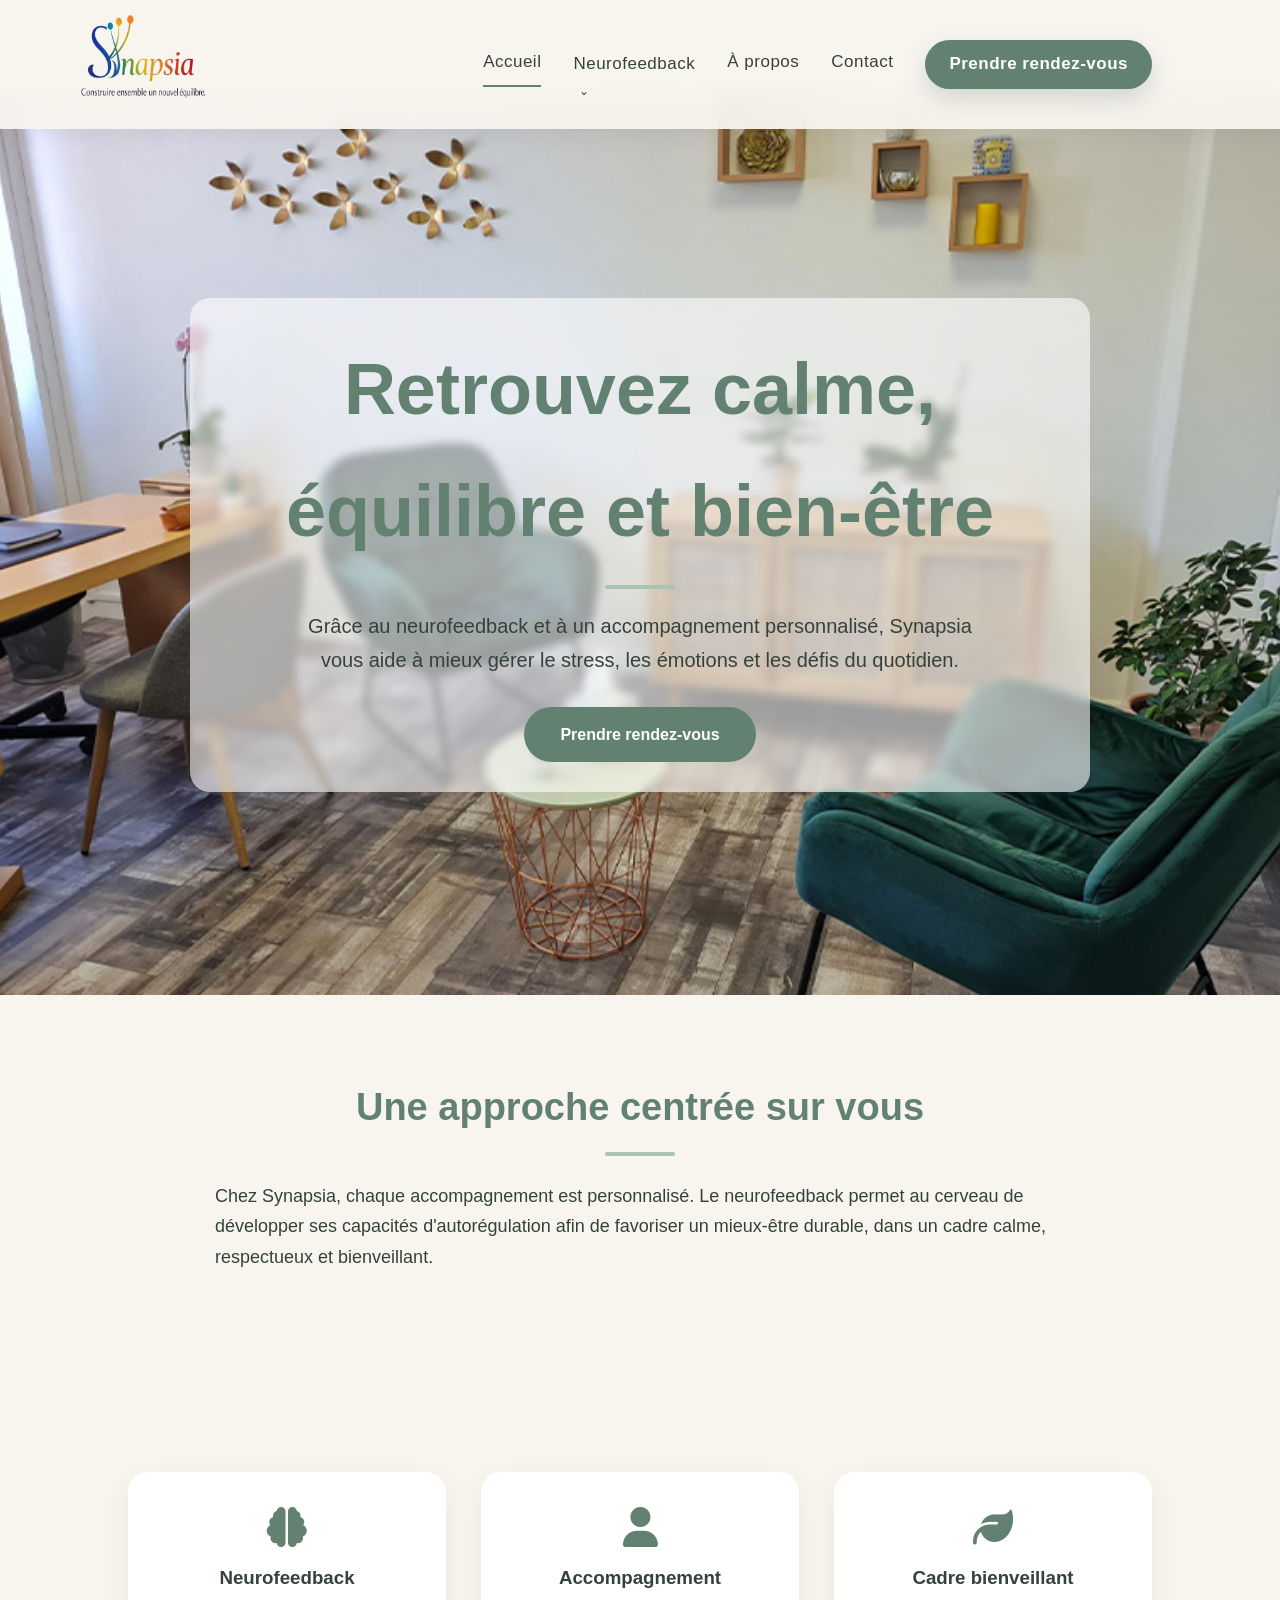
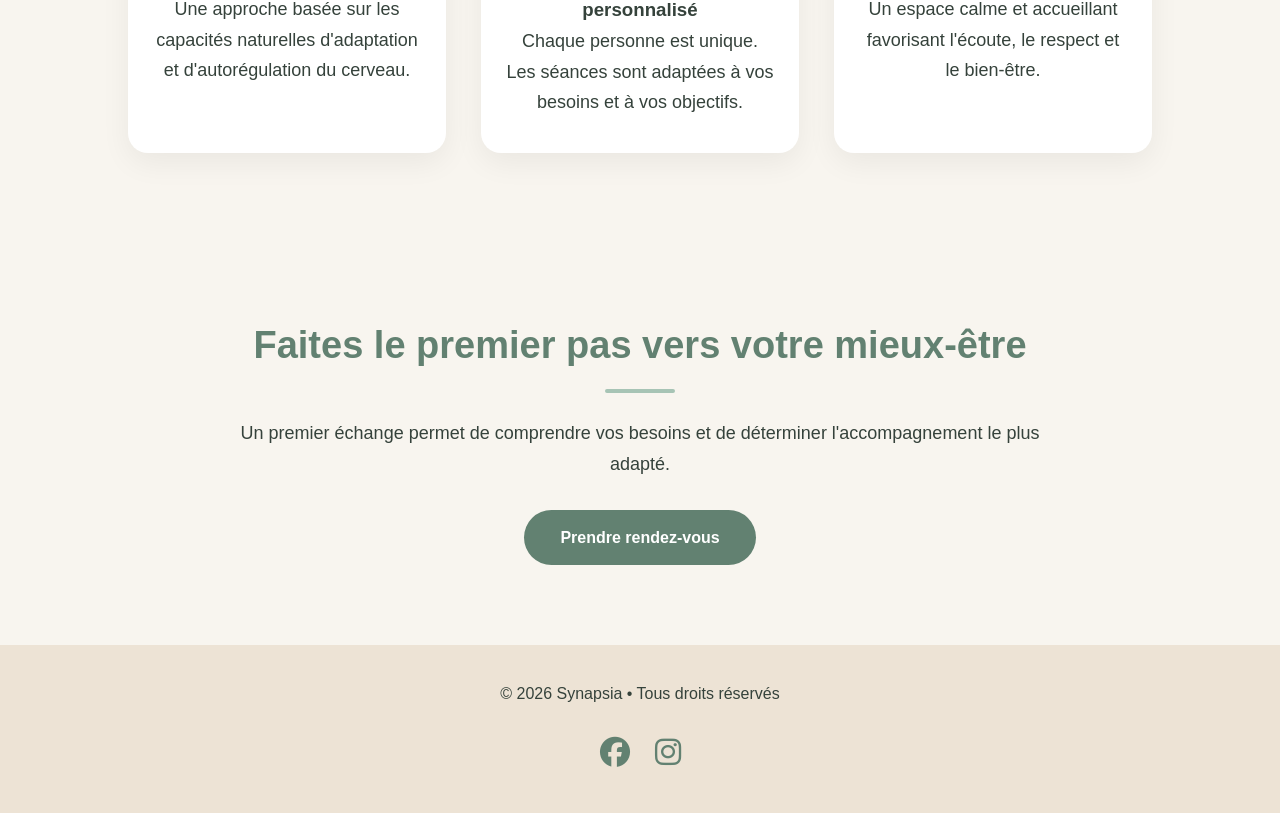
<file: index.html>
<!DOCTYPE html>
<html lang="fr">

<head>

    <meta charset="UTF-8">
    <meta name="viewport" content="width=device-width, initial-scale=1.0">

    <title>Synapsia | Neurofeedback & Bien-être</title>

    <link rel="stylesheet" href="css/style.css">

    <link rel="stylesheet"
    href="https://cdnjs.cloudflare.com/ajax/libs/font-awesome/6.5.2/css/all.min.css">

</head>

<body>

<header>

<h1 class="logo">
    <a href="index.html">
       <img src = "images/logo_Synapsia.png" alt="synapsia">
    </a>
</h1>


    <button class="menu-toggle" id="menu-toggle">
        ☰
    </button>

  <nav id="menu">

    <a class="active" href="index.html">Accueil</a>

    <div class="dropdown">
        <a href="neurofeedback.html">Neurofeedback</a>

        <div class="dropdown-content">
            <a href="neurofeedback.html#definition">Qu'est-ce que le neurofeedback ?</a>
            <a href="neurofeedback.html#pourqui">Pour qui ?</a>
            <a href="neurofeedback.html#seance">Déroulement d'une séance</a>
            <a href="neurofeedback.html#faq">FAQ</a>
        </div>
    </div>

    <a href="a-propos.html">À propos</a>
    <a href="contact.html">Contact</a>

    <a href="rendez-vous.html">Prendre rendez-vous</a>

</nav>


</header>



<!-- HERO -->

<section class="hero">
    <img src="images/cabinet.jpg" class="hero-bg" alt="Cabinet Synapsia">
    
    <div class="hero-content">
        <h2>Retrouvez calme, équilibre et bien-être</h2>

        <p>
            Grâce au neurofeedback et à un accompagnement personnalisé,
            Synapsia vous aide à mieux gérer le stress, les émotions
            et les défis du quotidien.
        </p>

        <a href="rendez-vous.html" class="btn">Prendre rendez-vous</a>
    </div>
</section>



<!-- PRESENTATION -->

<section class="presentation">

    <h2>Une approche centrée sur vous</h2>

    <p>

        Chez Synapsia, chaque accompagnement est personnalisé.

        Le neurofeedback permet au cerveau de développer ses
        capacités d'autorégulation afin de favoriser un mieux-être
        durable, dans un cadre calme, respectueux et bienveillant.

    </p>

</section>



<!-- LES POINTS FORTS -->

<section class="cards">

    <div class="card">

        <i class="fa-solid fa-brain"></i>

        <h3>Neurofeedback</h3>

        <p>
            Une approche basée sur les capacités naturelles
            d'adaptation et d'autorégulation du cerveau.
        </p>

    </div>

    <div class="card">

        <i class="fa-solid fa-user"></i>

        <h3>Accompagnement personnalisé</h3>

        <p>
            Chaque personne est unique.
            Les séances sont adaptées à vos besoins
            et à vos objectifs.
        </p>

    </div>

    <div class="card">

        <i class="fa-solid fa-leaf"></i>

        <h3>Cadre bienveillant</h3>

        <p>
            Un espace calme et accueillant favorisant
            l'écoute, le respect et le bien-être.
        </p>

    </div>

</section>



<!-- APPEL A L'ACTION -->

<section class="cta">

    <h2>Faites le premier pas vers votre mieux-être</h2>

    <p>

        Un premier échange permet de comprendre vos besoins
        et de déterminer l'accompagnement le plus adapté.

    </p>

    <a href="rendez-vous.html" class="btn">
        Prendre rendez-vous
    </a>

</section>


<footer>

    <p>© 2026 Synapsia • Tous droits réservés</p>

    <div class="socials">

        <a href="https://www.facebook.com/profile.php?id=100007259353514&locale=fr_FR" target="_blank">

            <i class="fa-brands fa-facebook"></i>

        </a>


        <a href="https://www.instagram.com/" target="_blank">

            <i class="fa-brands fa-instagram"></i>

        </a>

    </div>

</footer>

<script src="js/script.js"></script>



</body>

</html>
</file>
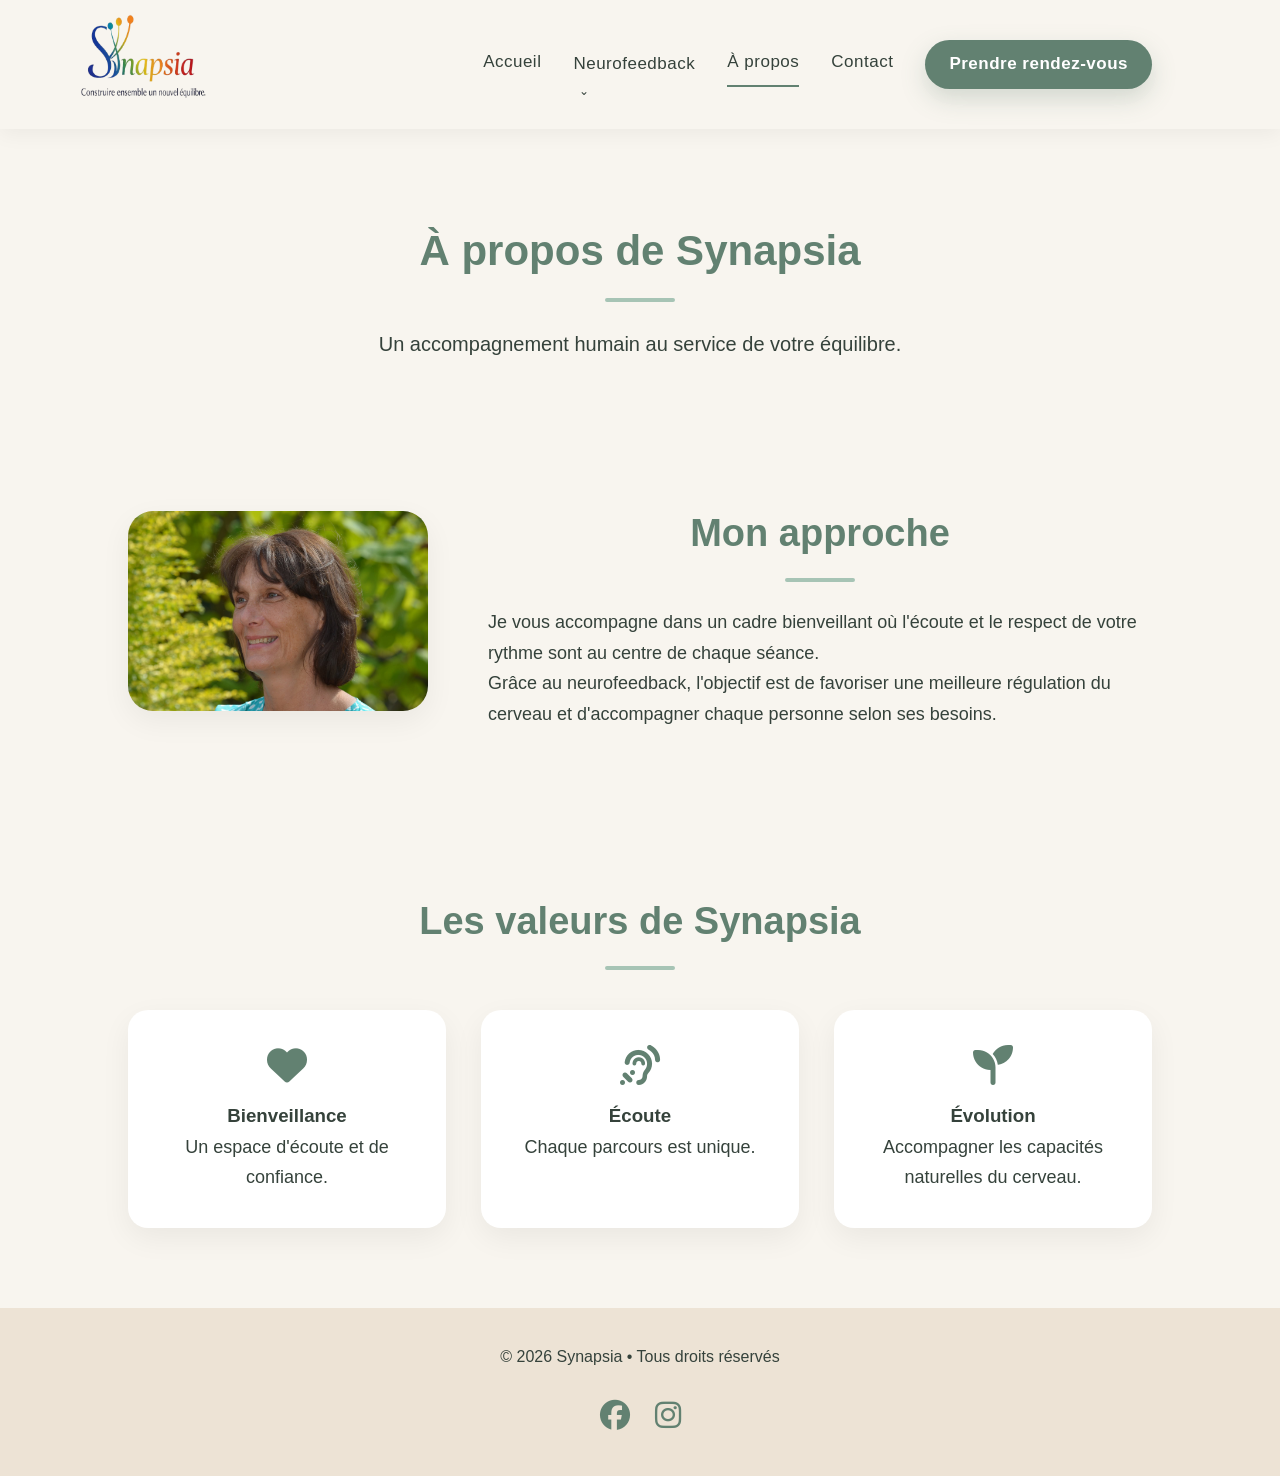
<file: a-propos.html>
<!DOCTYPE html>
<html lang="fr">

<head>

<meta charset="UTF-8">
<meta name="viewport" content="width=device-width, initial-scale=1.0">

<title>À propos - Synapsia</title>

<link rel="stylesheet" href="css/style.css">

<link rel="stylesheet" href="https://cdnjs.cloudflare.com/ajax/libs/font-awesome/6.5.2/css/all.min.css">

</head>


<body>


<header>

<h1 class="logo">
    <a href="index.html">
       <img src = "images/logo_Synapsia.png" alt="synapsia">
    </a>
</h1>


<button class="menu-toggle" id="menu-toggle">
☰
</button>


 <nav id="menu">

    <a  href="index.html">Accueil</a>

    <div class="dropdown">
        <a href="neurofeedback.html">Neurofeedback</a>

        <div class="dropdown-content">
            <a href="neurofeedback.html#definition">Qu'est-ce que le neurofeedback ?</a>
            <a href="neurofeedback.html#pourqui">Pour qui ?</a>
            <a href="neurofeedback.html#seance">Déroulement d'une séance</a>
            <a href="neurofeedback.html#faq">FAQ</a>
        </div>
    </div>

    <a class="active" href="a-propos.html">À propos</a>
    <a href="contact.html">Contact</a>

    <a href="rendez-vous.html">Prendre rendez-vous</a>

</nav>


</header>



<section class="hero-small">

<h2>À propos de Synapsia</h2>

<p>
Un accompagnement humain au service de votre équilibre.
</p>

</section>



<section class="about-container">


<div class="about-photo">

    <img src="images/maman.jpg"
         alt="Portrait de la fondatrice de Synapsia">

</div>



<div class="about-text">

<h2>Mon approche</h2>


<p>

Je vous accompagne dans un cadre bienveillant
où l'écoute et le respect de votre rythme sont au centre
de chaque séance.

</p>


<p>

Grâce au neurofeedback, l'objectif est de favoriser
une meilleure régulation du cerveau et d'accompagner
chaque personne selon ses besoins.

</p>


</div>


</section>




<section>

<h2>Les valeurs de Synapsia</h2>


<div class="cards">


<div class="card">

<i class="fa-solid fa-heart"></i>

<h3>Bienveillance</h3>

<p>
Un espace d'écoute et de confiance.
</p>

</div>



<div class="card">

<i class="fa-solid fa-ear-listen"></i>

<h3>Écoute</h3>

<p>
Chaque parcours est unique.
</p>

</div>



<div class="card">

<i class="fa-solid fa-seedling"></i>

<h3>Évolution</h3>

<p>
Accompagner les capacités naturelles du cerveau.
</p>

</div>


</div>


</section>



<footer>

    <p>© 2026 Synapsia • Tous droits réservés</p>

    <div class="socials">

        <a href="https://www.facebook.com/profile.php?id=100007259353514&locale=fr_FR" target="_blank">

            <i class="fa-brands fa-facebook"></i>

        </a>


        <a href="https://www.instagram.com/" target="_blank">

            <i class="fa-brands fa-instagram"></i>

        </a>

    </div>

</footer>

<script src="js/script.js"></script>


</body>

</html>
</file>
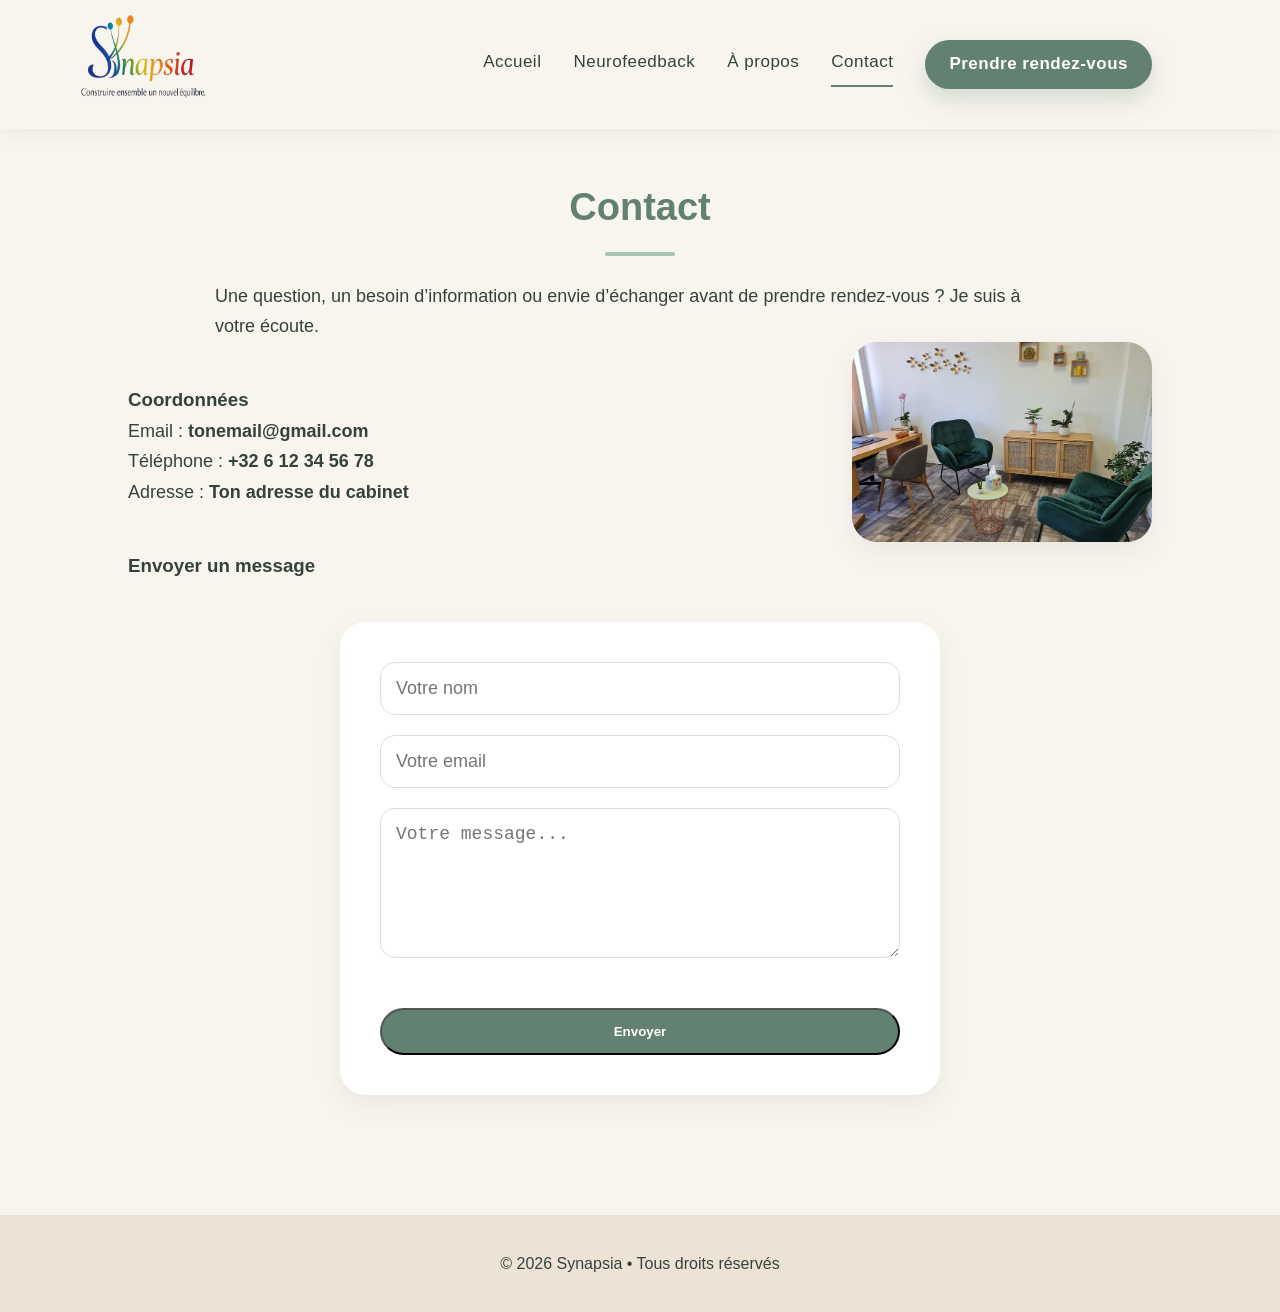
<file: contact.html>
<!DOCTYPE html>
<html lang="fr">
<head>
    <meta charset="UTF-8">
    <meta name="viewport" content="width=device-width, initial-scale=1.0">
    <title>Contact | Synapsia</title>
    <link rel="stylesheet" href="css/style.css">
</head>

<body>

<header>
    <h1 class="logo">
        <a href="index.html">
            <img src="images/logo_Synapsia.png" alt="synapsia">
        </a>
    </h1>

    <button class="menu-toggle" id="menu-toggle">☰</button>

    <nav id="menu">
        <a href="index.html">Accueil</a>
        <a href="neurofeedback.html">Neurofeedback</a>
        <a href="a-propos.html">À propos</a>
        <a class="active" href="contact.html">Contact</a>
        <a href="rendez-vous.html">Prendre rendez-vous</a>
    </nav>
</header>

<section class="about">
    <h2>Contact</h2>

    <p>
        Une question, un besoin d’information ou envie d’échanger avant de prendre rendez-vous ?
        Je suis à votre écoute.
    </p>

    <div class="about-container">

        <div class="about-text">
            <h3>Coordonnées</h3>
            <p>Email : <strong><a href="mailto:tonemail@gmail.com">tonemail@gmail.com</a></strong></p>

            <p>Téléphone : <strong><a href="tel:+32612345678">+32 6 12 34 56 78</a></strong></p>

            <p>Adresse : <strong>Ton adresse du cabinet</strong></p>
        </div>

        <div class="about-photo">
            <img src="images/cabinet.jpg" alt="Cabinet Synapsia">
        </div>

    </div>

    <h3>Envoyer un message</h3>

    <form class="contact-form" action="mailto:tonemail@gmail.com" method="POST" enctype="text/plain">
        <input type="text" name="nom" placeholder="Votre nom" required>
        <input type="email" name="email" placeholder="Votre email" required>
        <textarea name="message" placeholder="Votre message..." required></textarea>
        <button type="submit" class="btn">Envoyer</button>
    </form>

</section>

<footer>
    <p>© 2026 Synapsia • Tous droits réservés</p>
</footer>

<script src="js/script.js"></script>
</body>
</html>
</file>
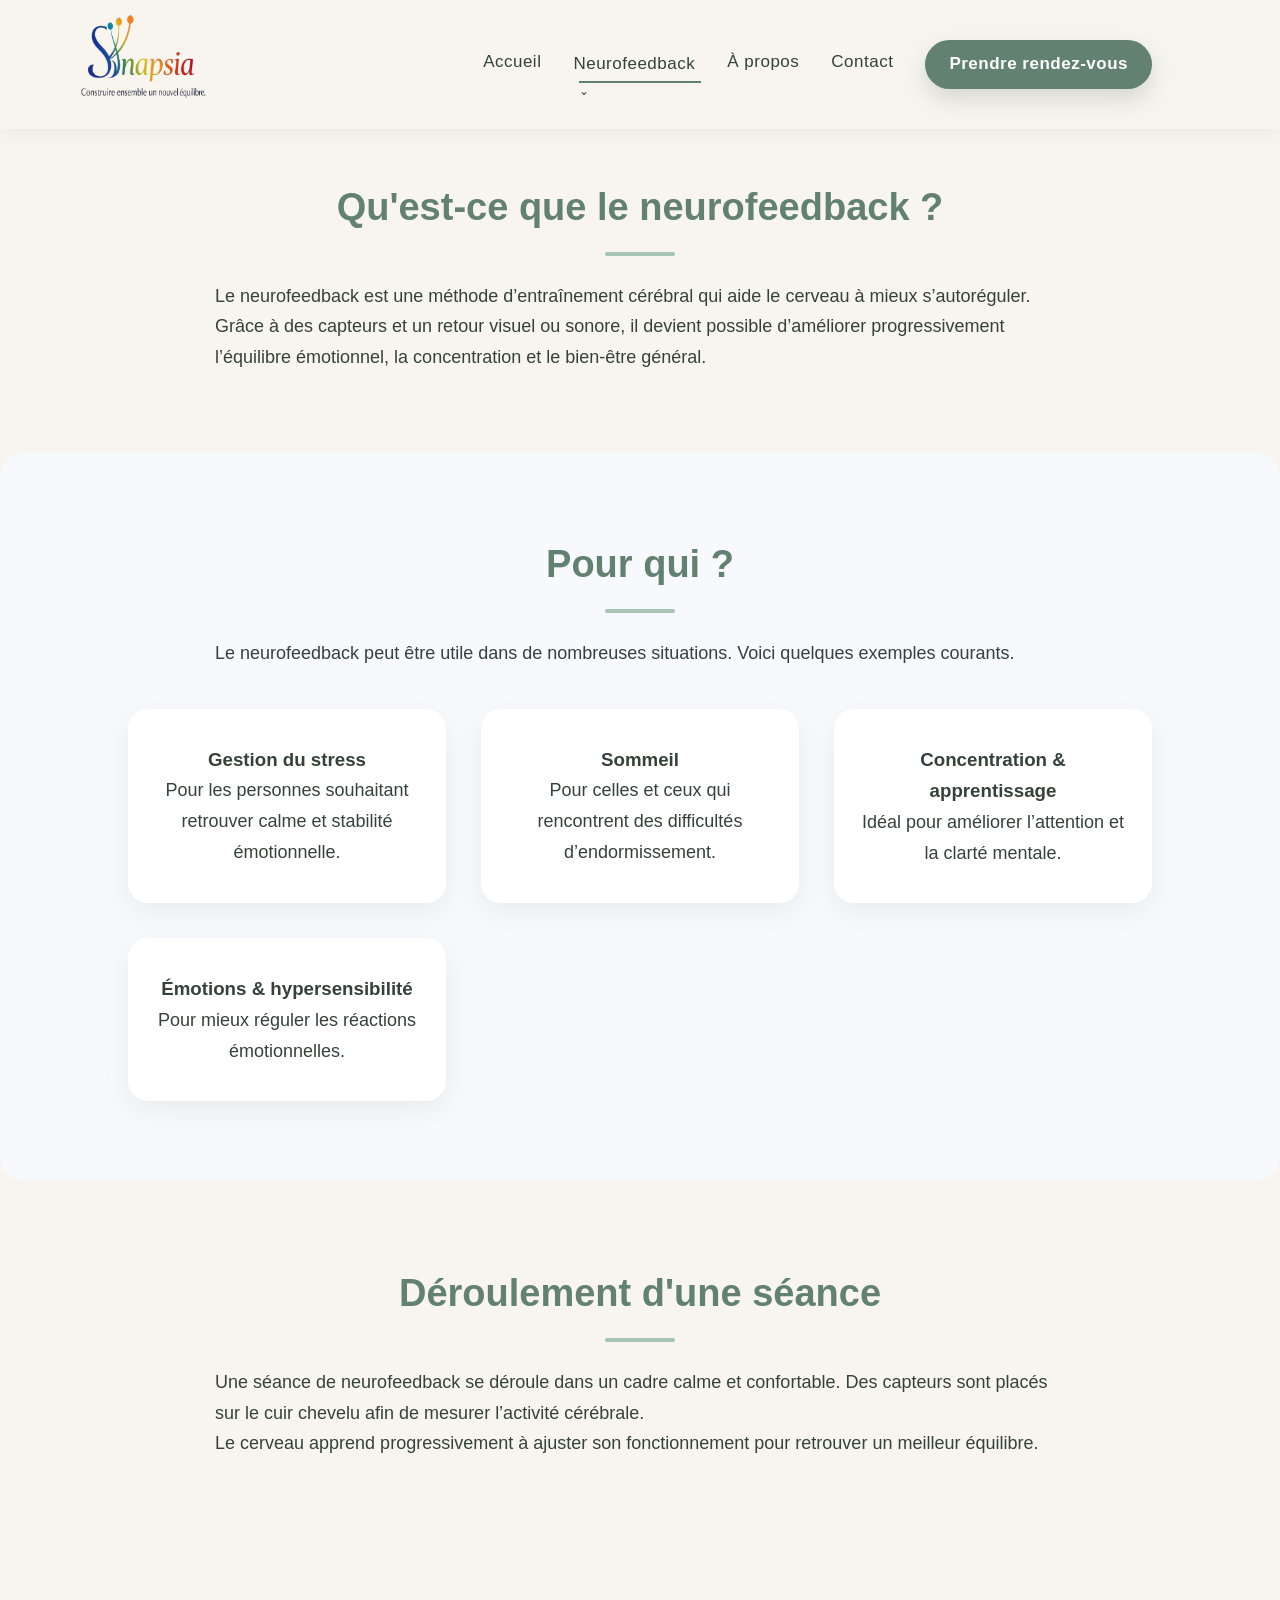
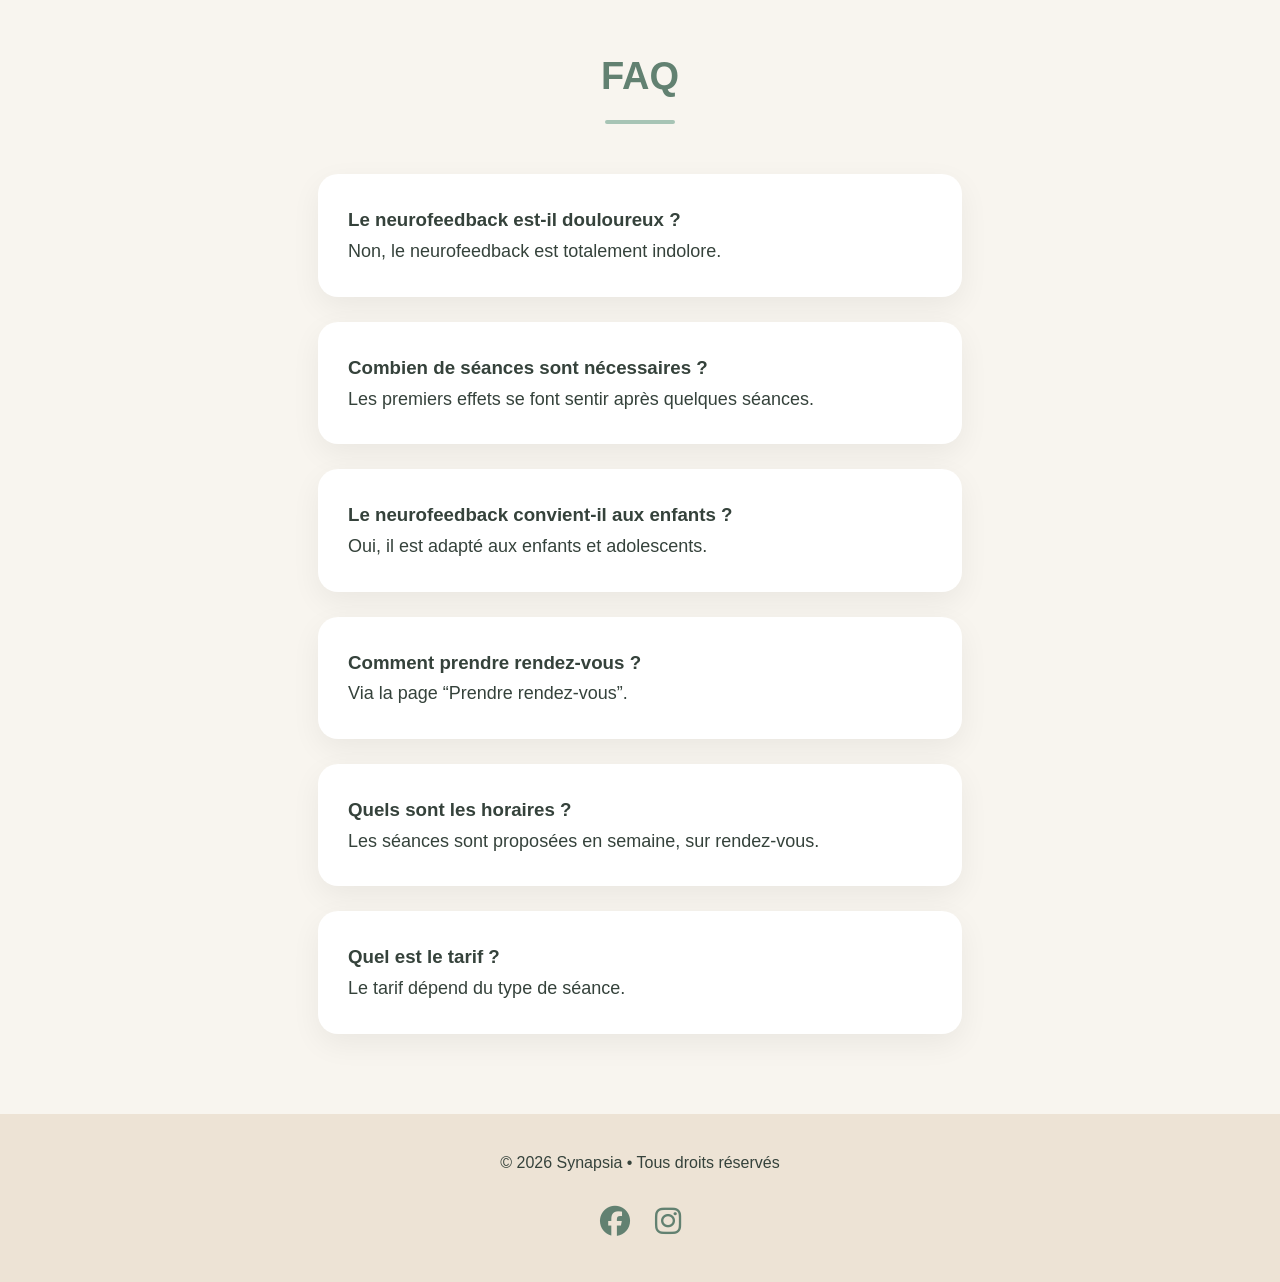
<file: Neurofeedback.html>
<!DOCTYPE html>
<html lang="fr">

<head>
    <meta charset="UTF-8">
    <meta name="viewport" content="width=device-width, initial-scale=1.0">
    <title>Neurofeedback | Synapsia</title>

    <!-- Font Awesome -->
    <link rel="stylesheet"
    href="https://cdnjs.cloudflare.com/ajax/libs/font-awesome/6.5.2/css/all.min.css">

    <!-- Style -->
    <link rel="stylesheet" href="css/style.css">
</head>

<body>

<header>
    <h1 class="logo">
        <a href="index.html">
            <img src="images/logo_Synapsia.png" alt="synapsia">
        </a>
    </h1>

    <button class="menu-toggle" id="menu-toggle">☰</button>

    <nav id="menu">
        <a href="index.html">Accueil</a>

        <div class="dropdown">
            <a class="active" href="neurofeedback.html">Neurofeedback</a>

            <div class="dropdown-content">
                <a href="#definition">Qu'est-ce que le neurofeedback ?</a>
                <a href="#pourqui">Pour qui ?</a>
                <a href="#seance">Déroulement d'une séance</a>
                <a href="#faq">FAQ</a>
            </div>
        </div>

        <a href="a-propos.html">À propos</a>
        <a href="contact.html">Contact</a>
        <a href="rendez-vous.html">Prendre rendez-vous</a>
    </nav>
</header>


<!-- DEFINITION -->
<section class="definition">
    <span id="definition" class="anchor-offset"></span>

    <h2>Qu'est-ce que le neurofeedback ?</h2>

    <p>
        Le neurofeedback est une méthode d’entraînement cérébral qui aide le cerveau
        à mieux s’autoréguler. Grâce à des capteurs et un retour visuel ou sonore,
        il devient possible d’améliorer progressivement l’équilibre émotionnel,
        la concentration et le bien-être général.
    </p>
</section>


<!-- POUR QUI -->
<section class="pourqui">
    <span id="pourqui" class="anchor-offset"></span>

    <h2>Pour qui ?</h2>

    <p>
        Le neurofeedback peut être utile dans de nombreuses situations.
        Voici quelques exemples courants.
    </p>

    <div class="pourqui-cards">

        <div class="pq-card">
            <h3>Gestion du stress</h3>
            <p>Pour les personnes souhaitant retrouver calme et stabilité émotionnelle.</p>
        </div>

        <div class="pq-card">
            <h3>Sommeil</h3>
            <p>Pour celles et ceux qui rencontrent des difficultés d’endormissement.</p>
        </div>

        <div class="pq-card">
            <h3>Concentration & apprentissage</h3>
            <p>Idéal pour améliorer l’attention et la clarté mentale.</p>
        </div>

        <div class="pq-card">
            <h3>Émotions & hypersensibilité</h3>
            <p>Pour mieux réguler les réactions émotionnelles.</p>
        </div>

    </div>
</section>


<!-- SEANCE -->
<section class="seance">
    <span id="seance" class="anchor-offset"></span>

    <h2>Déroulement d'une séance</h2>

    <p>
        Une séance de neurofeedback se déroule dans un cadre calme et confortable.
        Des capteurs sont placés sur le cuir chevelu afin de mesurer l’activité cérébrale.
    </p>

    <p>
        Le cerveau apprend progressivement à ajuster son fonctionnement pour
        retrouver un meilleur équilibre.
    </p>
</section>


<!-- FAQ -->
<section class="faq">
    <span id="faq" class="anchor-offset"></span>

    <h2>FAQ</h2>

    <div class="faq-item">
        <h3>Le neurofeedback est-il douloureux ?</h3>
        <p>Non, le neurofeedback est totalement indolore.</p>
    </div>

    <div class="faq-item">
        <h3>Combien de séances sont nécessaires ?</h3>
        <p>Les premiers effets se font sentir après quelques séances.</p>
    </div>

    <div class="faq-item">
        <h3>Le neurofeedback convient-il aux enfants ?</h3>
        <p>Oui, il est adapté aux enfants et adolescents.</p>
    </div>

    <div class="faq-item">
        <h3>Comment prendre rendez-vous ?</h3>
        <p>Via la page “Prendre rendez-vous”.</p>
    </div>

    <div class="faq-item">
        <h3>Quels sont les horaires ?</h3>
        <p>Les séances sont proposées en semaine, sur rendez-vous.</p>
    </div>

    <div class="faq-item">
        <h3>Quel est le tarif ?</h3>
        <p>Le tarif dépend du type de séance.</p>
    </div>
</section>


<footer>
    <p>© 2026 Synapsia • Tous droits réservés</p>

    <div class="socials">
        <a href="https://www.facebook.com/profile.php?id=100007259353514&locale=fr_FR" target="_blank">
            <i class="fa-brands fa-facebook"></i>
        </a>

        <a href="https://www.instagram.com/" target="_blank">
            <i class="fa-brands fa-instagram"></i>
        </a>
    </div>
</footer>

<script src="js/script.js"></script>

</body>
</html>
</file>
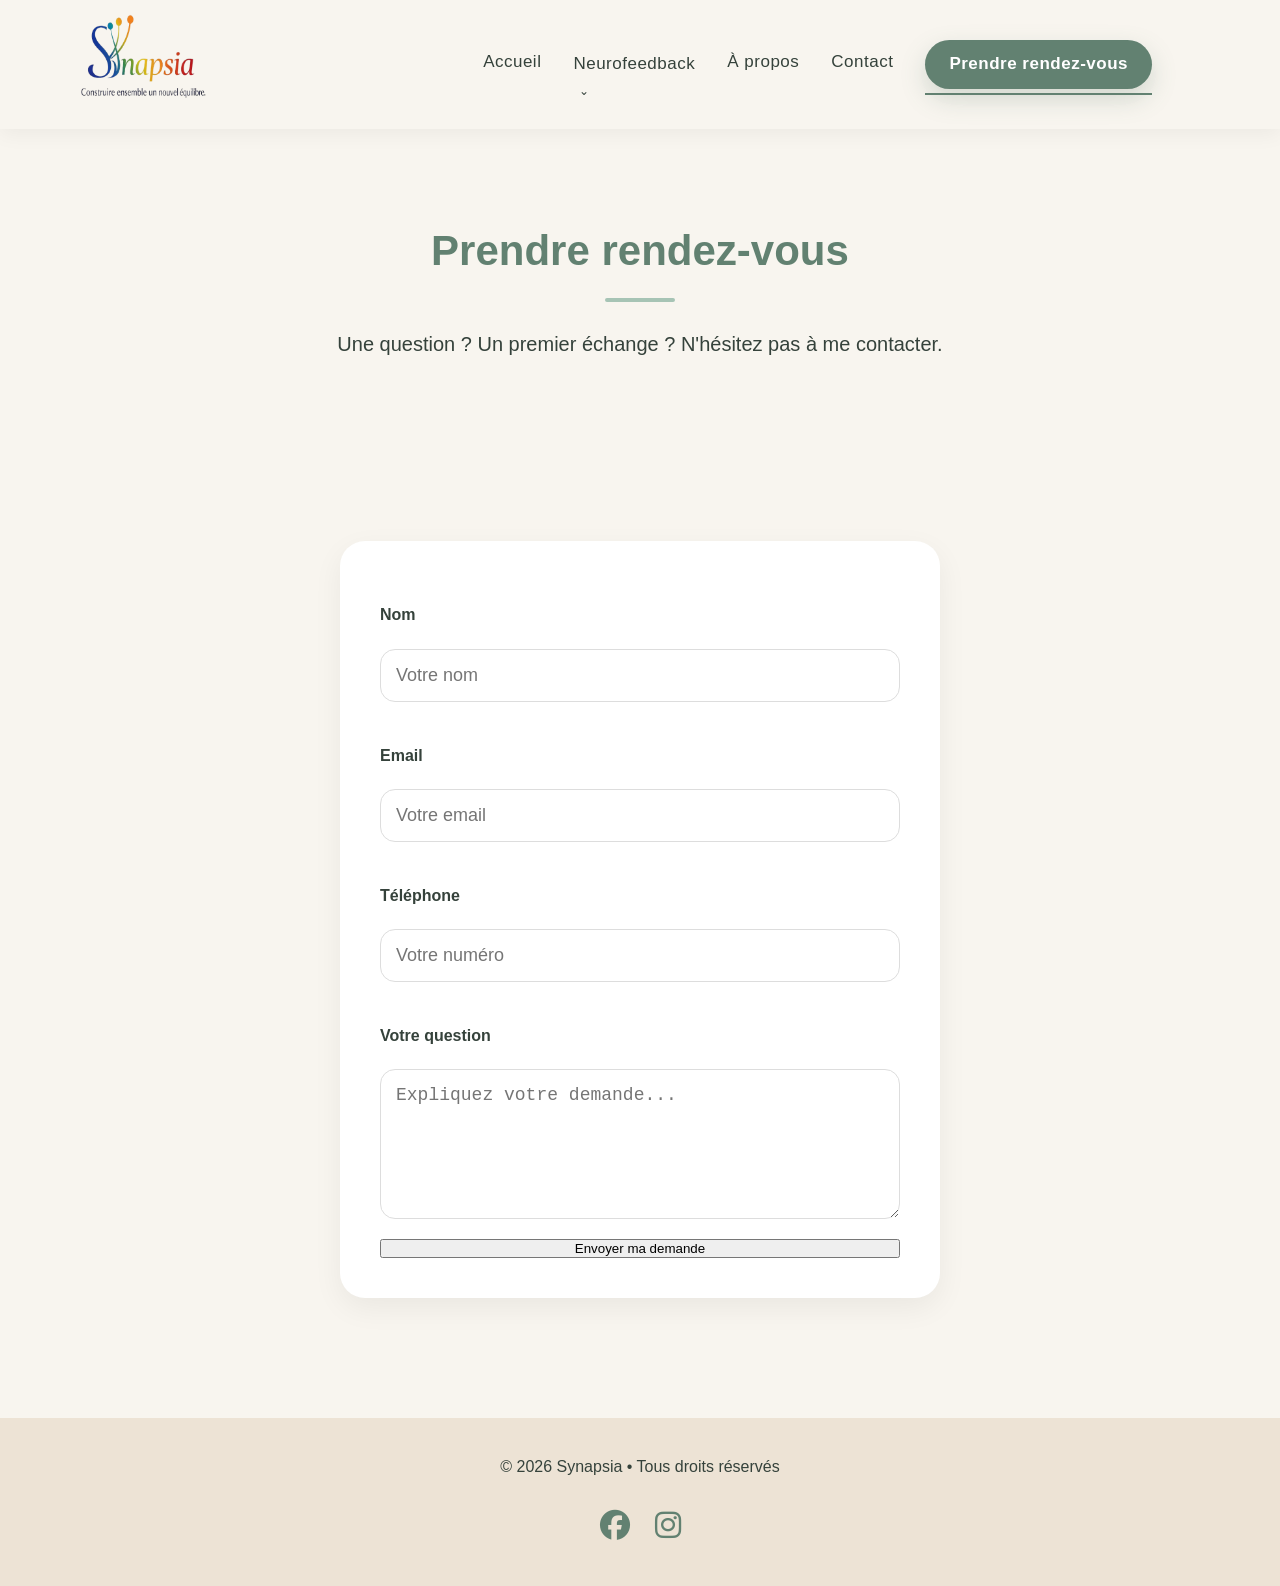
<file: rendez-vous.html>
<!DOCTYPE html>
<html lang="fr">

<head>

<meta charset="UTF-8">

<meta name="viewport" content="width=device-width, initial-scale=1.0">

<title>Rendez-vous - Synapsia</title>
<link rel="stylesheet" href="https://cdnjs.cloudflare.com/ajax/libs/font-awesome/6.5.0/css/all.min.css">

<link rel="stylesheet" href="css/style.css">

</head>


<body>


<header>

<h1 class="logo">
    <a href="index.html">
       <img src = "images/logo_Synapsia.png" alt="synapsia">
    </a>
</h1>



<button class="menu-toggle" id="menu-toggle">
☰
</button>


 <nav id="menu">

    <a  href="index.html">Accueil</a>

    <div class="dropdown">
        <a href="neurofeedback.html">Neurofeedback</a>

        <div class="dropdown-content">
            <a href="neurofeedback.html#definition">Qu'est-ce que le neurofeedback ?</a>
            <a href="neurofeedback.html#pourqui">Pour qui ?</a>
            <a href="neurofeedback.html#seance">Déroulement d'une séance</a>
            <a href="neurofeedback.html#faq">FAQ</a>
        </div>
    </div>

    <a href="a-propos.html">À propos</a>
    <a href="contact.html">Contact</a>

    <a class="active" href="rendez-vous.html">Prendre rendez-vous</a>

</nav>



</header>



<section class="hero-small">

<h2>Prendre rendez-vous</h2>

<p>
Une question ? Un premier échange ? 
N'hésitez pas à me contacter.
</p>

</section>




<section class="form-section">


<form class="contact-form">


<label>Nom</label>

<input type="text" placeholder="Votre nom">


<label>Email</label>

<input type="email" placeholder="Votre email">


<label>Téléphone</label>

<input type="tel" placeholder="Votre numéro">


<label>Votre question</label>

<textarea rows="6"
placeholder="Expliquez votre demande..."></textarea>



<button type="submit">
Envoyer ma demande
</button>


</form>


</section>





<footer>
    <p>© 2026 Synapsia • Tous droits réservés</p>

    <div class="socials">
        <a href="https://www.facebook.com/profile.php?id=100007259353514&locale=fr_FR" target="_blank">
            <i class="fa-brands fa-facebook"></i>
        </a>

        <a href="https://www.instagram.com/" target="_blank">
            <i class="fa-brands fa-instagram"></i>
        </a>
    </div>
</footer>


<script src="js/script.js"></script>


</body>

</html>
</file>
<file: css/style.css>
/* =================================
   SYNAPSIA - STYLE GLOBAL
================================= */

* {
    margin: 0;
    padding: 0;
    box-sizing: border-box;
}

:root {
    --sauge: #A7C4B5;
    --sauge-fonce: #628171;
    --creme: #F8F5EF;
    --beige: #EDE3D5;
    --bleu-doux: #B8CED8;
    --texte: #35423B;
    --blanc: #FFFFFF;
    --ombre: 0 10px 30px rgba(0,0,0,0.06);
}

body {
    font-family: "Segoe UI", Arial, sans-serif;
    background: var(--creme);
    color: var(--texte);
    line-height: 1.7;
}

a {
    text-decoration: none;
    color: inherit;
}

/* =================================
   HEADER / MENU — CLEAN
================================= */

header {
    background: rgba(248,245,239,0.95);
    backdrop-filter: blur(12px);
   padding: 14px 10% 14px 6%;
    display: flex;
    justify-content: space-between;
    align-items: center;

    position: fixed;
    top: 0;
    left: 0;
    width: 100%;

    z-index: 1000;
    box-shadow: 0 5px 20px rgba(0,0,0,.05);

    transition: transform 0.35s ease;
}

/* Cache le header lors du scroll vers le bas */
header.hide {
    transform: translateY(-100%);
}

.logo img {
    width: 130px;
}

/* Empêche le contenu d'être caché sous le header */
body {
    font-family: "Segoe UI", Arial, sans-serif;
    background: var(--creme);
    color: var(--texte);
    line-height: 1.7;

    padding-top: 95px;
}

/* MENU DESKTOP */
nav {
    display: flex;
    gap: 32px;
    align-items: center;
}

nav a {
    font-size: 17px;
    letter-spacing: 0.5px;
    position: relative;
    padding-bottom: 4px;
    transition: .3s;
}

nav a::after {
    content: "";
    position: absolute;
    left: 0;
    bottom: -6px;
    width: 0;
    height: 2px;
    background: var(--sauge-fonce);
    transition: .3s;
}

nav a:hover::after,
nav a.active::after {
    width: 100%;
}

/* BOUTON RDV */
nav > a:last-child {
    background: var(--sauge-fonce);
    color: white;
    padding: 10px 24px;
    border-radius: 40px;
    font-weight: 600;
    box-shadow: 0 10px 25px rgba(98,129,113,.25);
}

nav > a:last-child:hover {
    background: var(--sauge);
}

/* DROPDOWN DESKTOP */
.dropdown {
    position: relative;
}

.dropdown > a::after {
    content: "⌄";
    font-size: 12px;
    margin-left: 6px;
}

.dropdown-content {
    position: absolute;
    top: 120%;
    left: 50%;
    transform: translateX(-50%);
    background: white;
    border-radius: 20px;
    box-shadow: 0 15px 40px rgba(0,0,0,.12);
    padding: 10px;
    min-width: 240px;
    opacity: 0;
    visibility: hidden;
    transition: .3s;
}

.dropdown:hover .dropdown-content {
    opacity: 1;
    visibility: visible;
}

.dropdown-content a {
    display: block;
    padding: 12px 16px;
    border-radius: 12px;
    transition: .3s;
}

.dropdown-content a:hover {
    background: var(--creme);
    color: var(--sauge-fonce);
}

/* =================================
   MENU BURGER — CLEAN
================================= */

.menu-toggle {
    display: none;
    background: none;
    border: none;
    font-size: 32px;
    color: var(--sauge-fonce);
    cursor: pointer;
}

/* =================================
   HERO
================================= */

.hero {
    position: relative;
    min-height: 100vh;
    display: flex;
    justify-content: center;
    align-items: center;
    text-align: center;
}

.hero-bg {
    position: absolute;
    inset: 0;
    width: 100%;
    height: 100%;
    object-fit: cover;
}

.hero-content {
    position: relative;
    z-index: 2;
    max-width: 900px;

    /* OPTION 2 — Fond semi-transparent premium */
    background: rgba(255,255,255,0.6);
    padding: 30px;
    border-radius: 20px;
    backdrop-filter: blur(4px);
}


.hero h2 {
    font-size: clamp(2.5rem, 6vw, 4.5rem);
    color: var(--sauge-fonce);
    margin-bottom: 20px;
}

.hero p {
    font-size: 20px;
    max-width: 700px;
    margin: auto;
}

/* =================================
   HERO SMALL (À propos)
================================= */

.hero-small {
    text-align: center;
    padding: 120px 10% 60px;
}

.hero-small h2 {
    font-size: 42px;
    color: var(--sauge-fonce);
}

.hero-small p {
    font-size: 20px;
    margin-top: 10px;
}

/* =================================
   BOUTONS
================================= */

.btn {
    display: inline-block;
    margin-top: 30px;
    padding: 14px 36px;
    background: var(--sauge-fonce);
    color: white;
    border-radius: 40px;
    font-weight: 600;
    transition: .3s;
}

.btn:hover {
    background: var(--sauge);
    transform: translateY(-3px);
}

/* =================================
   SECTIONS
================================= */

section {
    padding: 80px 10%;
}

section h2 {
    text-align: center;
    font-size: 38px;
    color: var(--sauge-fonce);
    margin-bottom: 25px;
}

section h2::after {
    content: "";
    display: block;
    width: 70px;
    height: 4px;
    background: var(--sauge);
    margin: 12px auto 0;
    border-radius: 20px;
}

section p {
    max-width: 850px;
    margin: auto;
    font-size: 18px;
}

/* =================================
   ABOUT PAGE
================================= */

.about-container {
    display: flex;
    align-items: center;
    gap: 60px;
    justify-content: center;
}

.about-photo img {
    width: 300px;
    border-radius: 25px;
    box-shadow: var(--ombre);
    object-fit: cover;
}

.about-text {
    flex: 1;
}

/* =================================
   CARDS (global)
================================= */

.cards {
    display: grid;
    grid-template-columns: repeat(auto-fit, minmax(260px, 1fr));
    gap: 35px;
    margin-top: 40px;
}
/* =================================
   CTA (Accueil) — Centrage du bouton
================================= */

.cta {
    text-align: center;        /* centre le texte + le bouton */
    padding: 80px 10%;         /* même padding que les autres sections */
}

.cta .btn {
    display: inline-block;     /* évite l'étirement */
    margin: 30px auto 0;       /* centre parfaitement */
}


.card {
    background: white;
    padding: 35px 25px;
    border-radius: 20px;
    box-shadow: var(--ombre);
    text-align: center;
    transition: .3s;
}

.card:hover {
    transform: translateY(-8px);
    box-shadow: 0 20px 40px rgba(0,0,0,.08);
}

.card i {
    font-size: 40px;
    color: var(--sauge-fonce);
    margin-bottom: 15px;
}

/* =================================
   POUR QUI — PREMIUM
================================= */

.pourqui {
    background: #f7f9fc;
    border-radius: 25px;
    padding: 80px 10%;
}

.pourqui-cards {
    display: grid;
    grid-template-columns: repeat(auto-fit, minmax(260px, 1fr));
    gap: 35px;
    margin-top: 40px;
}

.pq-card {
    background: white;
    padding: 35px 25px;
    border-radius: 20px;
    box-shadow: var(--ombre);
    text-align: center;
    transition: .3s;
}

.pq-card:hover {
    transform: translateY(-8px);
}

/* =================================
   FAQ
================================= */

.faq {
    max-width: 900px;
    margin: auto;
    display: flex;
    flex-direction: column;
    gap: 25px;
}

.faq-item {
    background: white;
    padding: 30px;
    border-radius: 20px;
    box-shadow: var(--ombre);
    transition: .3s;
}

.faq-item:hover {
    transform: translateY(-8px);
}

/* =================================
   FORMULAIRE
================================= */

.contact-form {
    background: white;
    padding: 40px;
    border-radius: 25px;
    box-shadow: var(--ombre);
}
/* Formulaire plus étroit sur grand écran */
.contact-form {
    max-width: 600px;   /* <-- largeur idéale */
    margin: auto;       /* <-- centré */
}


.contact-form label {
    font-weight: 600;
    margin-top: 20px;
}

.contact-form input,
.contact-form textarea {
    width: 100%;
    padding: 15px;
    border-radius: 15px;
    border: 1px solid #ddd;
}

/* =================================
   FOOTER
================================= */

footer {
    background: var(--beige);
    text-align: center;
    padding: 35px;
}

.socials {
    margin-top: 20px;
    display: flex;
    justify-content: center;
    gap: 25px;
}

.socials a {
    font-size: 30px;
    color: var(--sauge-fonce);
    transition: .3s;
}

.socials a:hover {
    color: var(--bleu-doux);
}

/* =================================
   MOBILE — MENU BURGER + SOUS-MENU
================================= */

@media (max-width: 768px) {

    /* HEADER MOBILE */
    header {
        flex-wrap: wrap;
        padding: 20px 8%;
    }

    /* BURGER */
    .menu-toggle {
        display: block;
    }

    /* MENU MOBILE */
    nav {
        display: none;
        width: 100%;
        flex-direction: column;
        gap: 20px;
        margin-top: 20px;
        background: var(--creme);
        padding: 20px;
        border-radius: 20px;
        box-shadow: 0 10px 25px rgba(0,0,0,0.08);

        position: relative;
        z-index: 200; /* IMPORTANT */
    }

    nav.active {
        display: flex;
    }

    nav a {
        font-size: 20px;
        padding: 10px 0;
        width: 100%;
        text-align: left; /* ALIGNEMENT UNIFORME */
    }

    nav > a:last-child {
        width: 100%;
        text-align: left;
    }

    /* ==========================
       SOUS-MENU MOBILE — CLEAN
    =========================== */

    .dropdown {
        width: 100%;
        text-align: left; /* ALIGNEMENT UNIFORME */
    }

    .dropdown > a {
        font-size: 20px;
        padding: 12px 0;
        display: flex;
        justify-content: space-between;
        align-items: center;
        width: 100%;
    }

    .dropdown > a::after {
        content: "⌄";
        transition: .3s;
    }

    .dropdown.open > a::after {
        transform: rotate(180deg);
    }

    .dropdown-content {
        display: none;
        flex-direction: column;

        background: white;
        padding: 15px;
        border-radius: 15px;

        margin-top: 10px;
        margin-bottom: 20px; /* FIX SUPERPOSITION */

        box-shadow: 0 8px 20px rgba(0,0,0,0.08);
        border: 1px solid rgba(0,0,0,0.05);

        width: 100%;
        position: relative;
        z-index: 10;
    }

    .dropdown.open .dropdown-content {
        display: flex;
    }

    .dropdown-content a {
        padding: 12px 0;
        font-size: 18px;
        border-bottom: 1px solid rgba(0,0,0,0.05);
        text-align: left;
    }

    .dropdown-content a:last-child {
        border-bottom: none;
    }

    /* ABOUT MOBILE */
    .about-container {
        flex-direction: column;
        text-align: center;
    }

    .about-photo img {
        width: 100%;
        max-width: 320px;
    }
}


/* TEXTAREA */
.popup-content textarea {
    width: 100%;
    padding: 15px;
    border-radius: 15px;
    border: 1px solid #ddd;
    font-size: 18px;
    resize: vertical;
    margin-bottom: 20px;
}
.contact-form {
    max-width: 600px;
    margin: 40px auto;
    display: flex;
    flex-direction: column;
    gap: 20px;
}

.contact-form input,
.contact-form textarea {
    padding: 15px;
    border-radius: 15px;
    border: 1px solid #ddd;
    font-size: 18px;
}

.contact-form textarea {
    height: 150px;
    resize: vertical;
}
</file>
